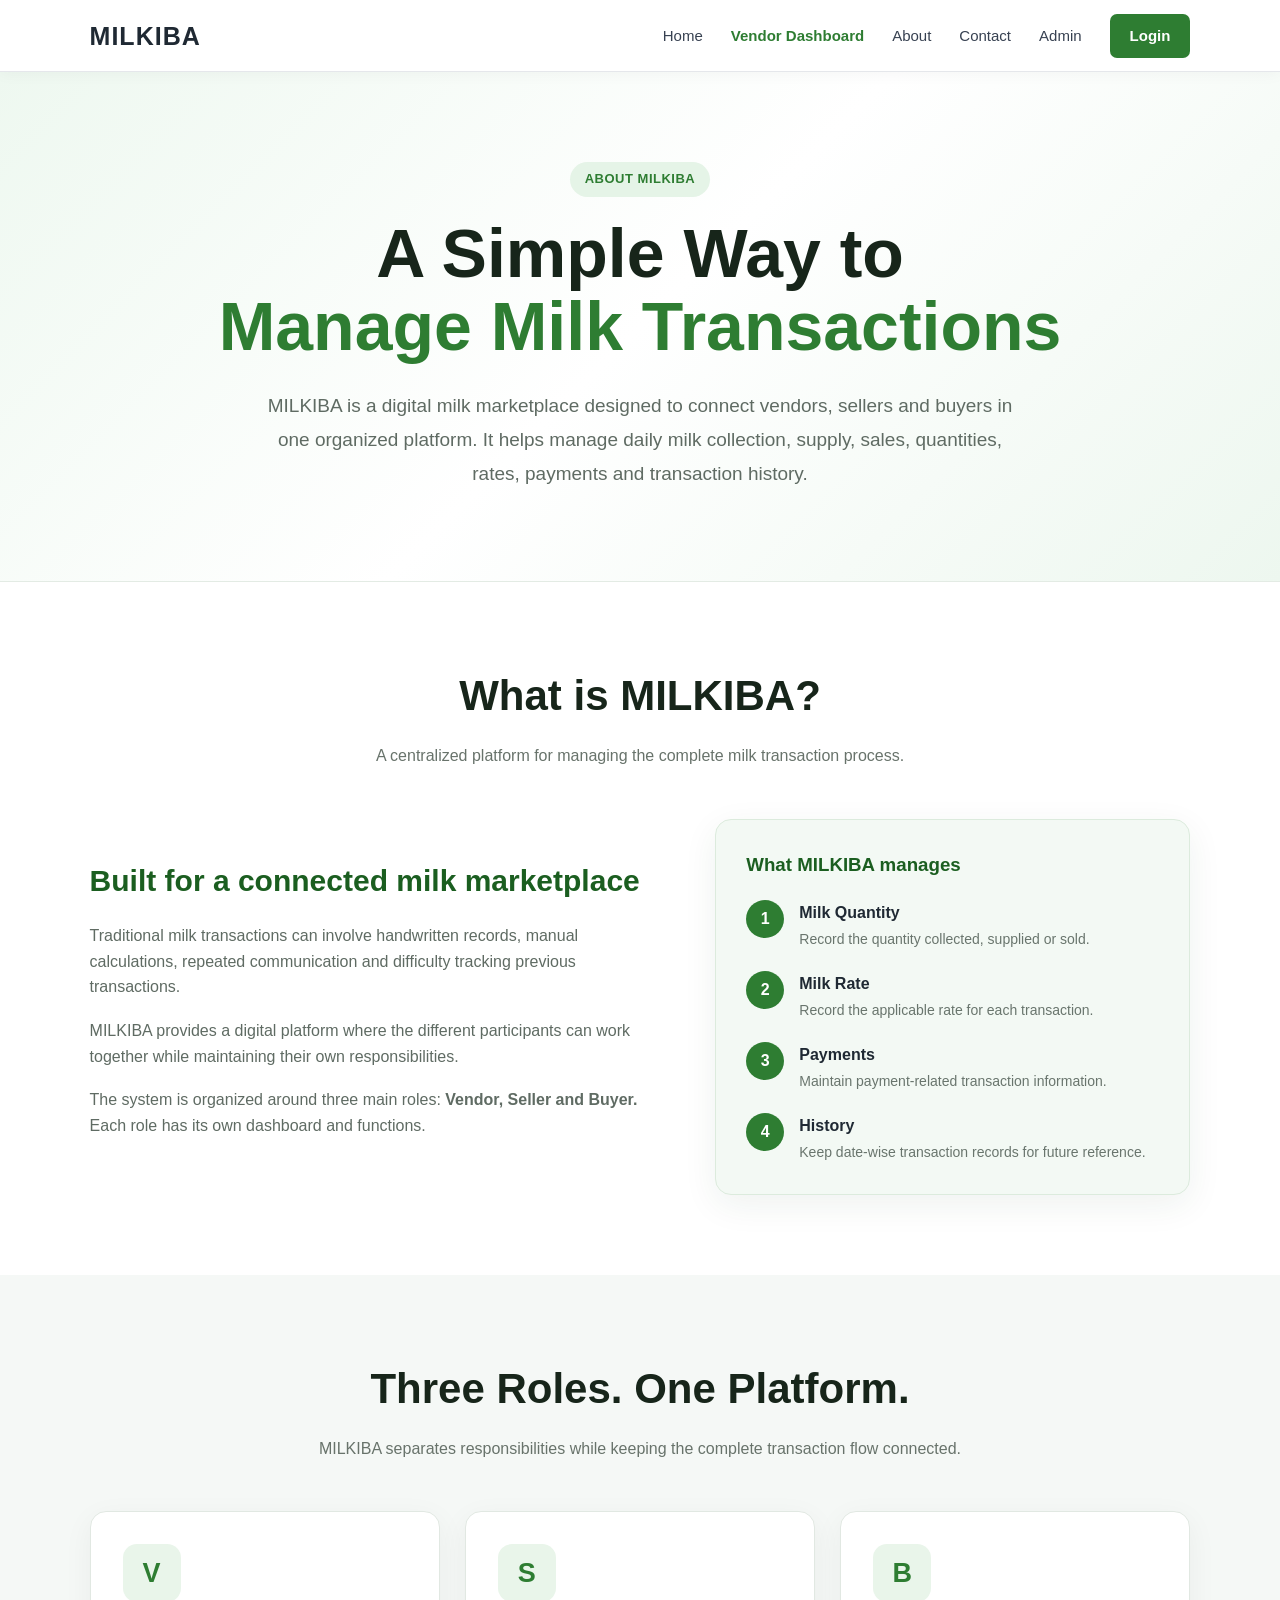
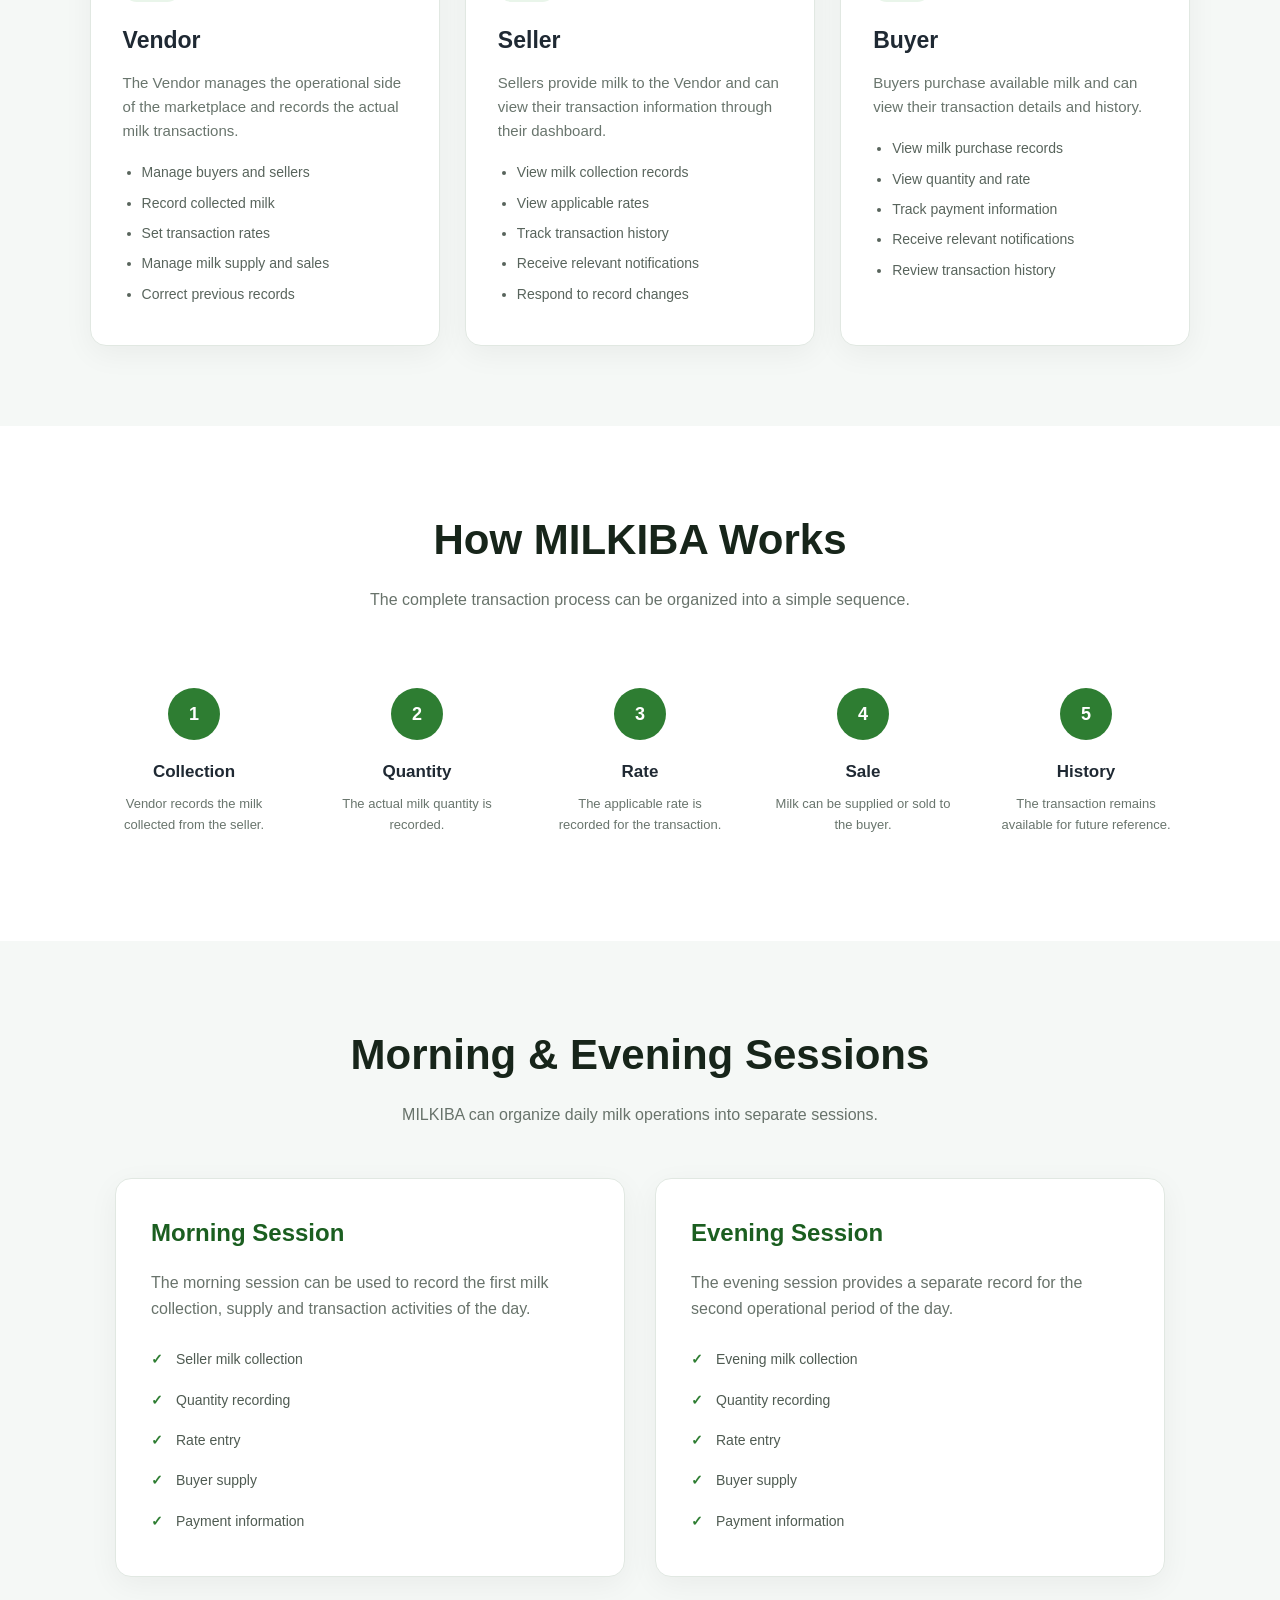
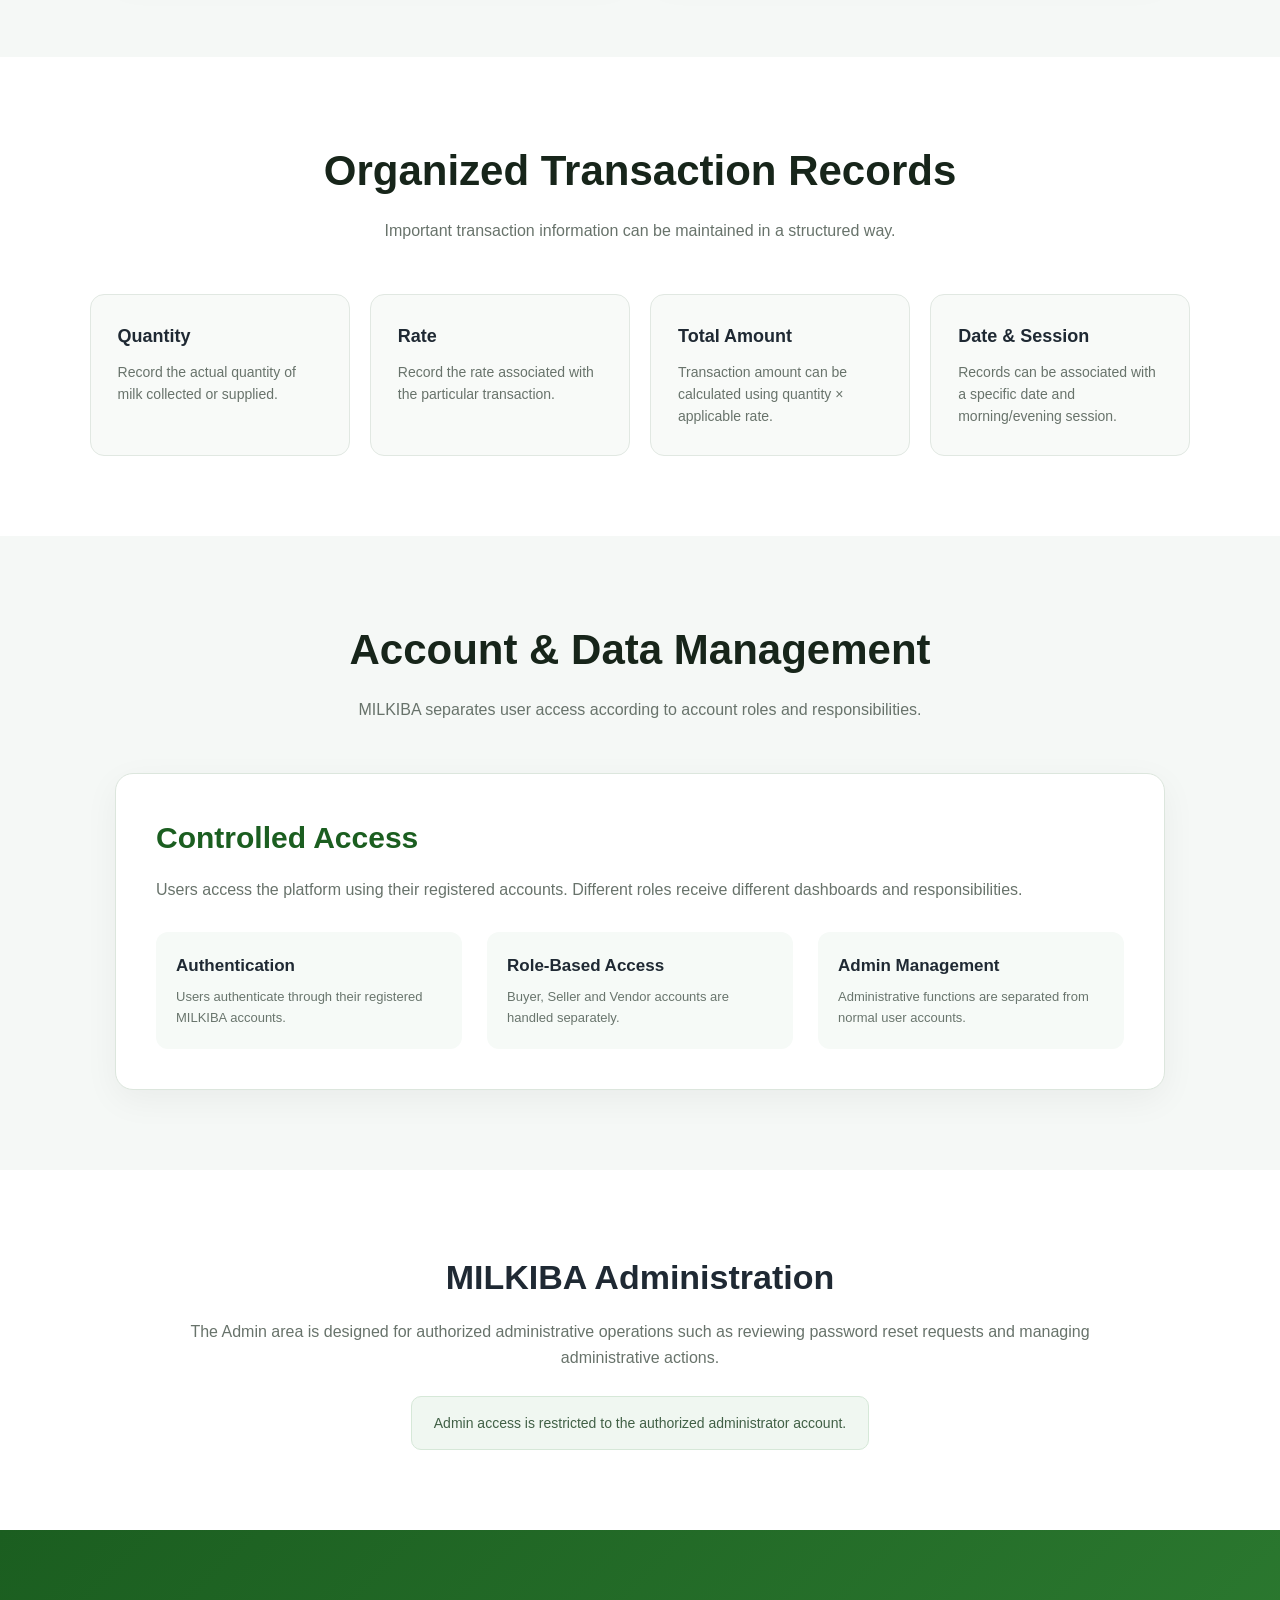
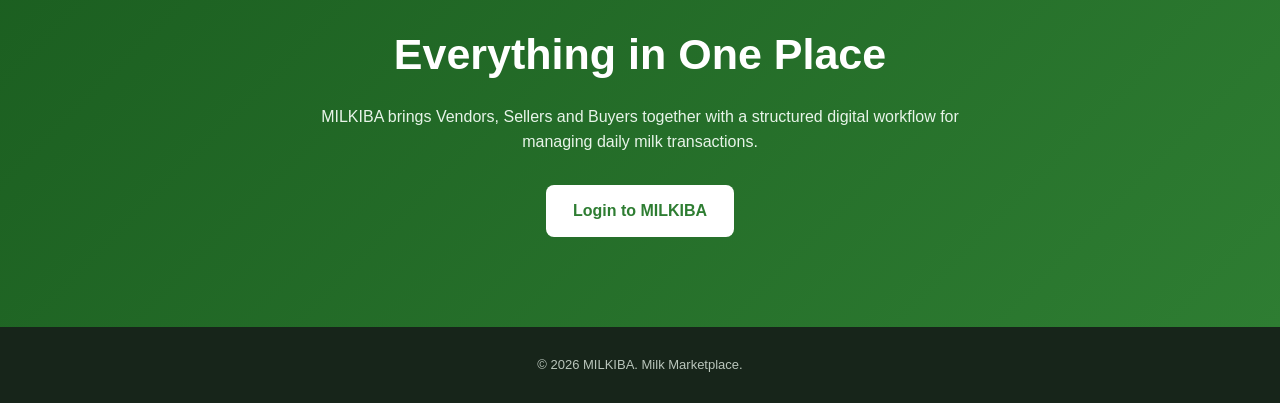
<file: public/about.html>
<!DOCTYPE html>
<html lang="en">

<head>

    <meta charset="UTF-8">

    <meta
        name="viewport"
        content="width=device-width, initial-scale=1.0"
    >

    <title>About MILKIBA</title>


    <style>

        /* =========================================
           RESET
        ========================================= */

        * {
            margin: 0;
            padding: 0;
            box-sizing: border-box;
        }


        html {
            scroll-behavior: smooth;
        }


        body {
            font-family:
                Arial,
                Helvetica,
                sans-serif;

            background:
                #f5f8f6;

            color:
                #1f2933;

            line-height:
                1.6;
        }


        /* =========================================
           NAVBAR
        ========================================= */

        .navbar {

            position: sticky;
            top: 0;
            z-index: 1000;

            width: 100%;

            height: 72px;

            display: flex;

            align-items: center;

            justify-content: space-between;

            padding:
                0 7%;

            background:
                rgba(255, 255, 255, 0.96);

            border-bottom:
                1px solid #e5e7eb;

            box-shadow:
                0 2px 15px rgba(0, 0, 0, 0.04);
        }


        .logo {

            font-size:
                25px;

            font-weight:
                800;

            letter-spacing:
                1px;

            color:
                #1b5e20;
        }


        .nav-links {

            display:
                flex;

            align-items:
                center;

            gap:
                28px;
        }


        .nav-links a {

            text-decoration:
                none;

            color:
                #374151;

            font-size:
                15px;

            font-weight:
                500;

            transition:
                0.2s;
        }


        .nav-links a:hover {

            color:
                #2e7d32;
        }


        .nav-login {

            padding:
                10px 20px;

            border-radius:
                7px;

            background:
                #2e7d32;

            color:
                white !important;

            font-weight:
                600 !important;
        }


        .nav-login:hover {

            background:
                #256628;

            color:
                white !important;
        }


        /* =========================================
           HERO
        ========================================= */

        .hero {

            min-height:
                510px;

            display:
                flex;

            align-items:
                center;

            justify-content:
                center;

            text-align:
                center;

            padding:
                80px 20px;

            background:
                linear-gradient(
                    135deg,
                    #eef8f0 0%,
                    #ffffff 50%,
                    #edf7ef 100%
                );

            border-bottom:
                1px solid #e3ebe4;
        }


        .hero-content {

            max-width:
                900px;
        }


        .hero-label {

            display:
                inline-block;

            padding:
                7px 15px;

            margin-bottom:
                20px;

            border-radius:
                30px;

            background:
                #e5f4e7;

            color:
                #2e7d32;

            font-size:
                13px;

            font-weight:
                700;

            letter-spacing:
                0.5px;
        }


        .hero h1 {

            font-size:
                clamp(40px, 6vw, 68px);

            line-height:
                1.08;

            margin-bottom:
                25px;

            color:
                #17251a;
        }


        .hero h1 span {

            display:
                block;

            color:
                #2e7d32;
        }


        .hero p {

            max-width:
                750px;

            margin:
                0 auto;

            font-size:
                19px;

            color:
                #5f6b63;

            line-height:
                1.8;
        }


        /* =========================================
           GENERAL SECTION
        ========================================= */

        section {

            padding:
                80px 7%;
        }


        .section-heading {

            max-width:
                760px;

            margin:
                0 auto 50px;

            text-align:
                center;
        }


        .section-heading h2 {

            font-size:
                clamp(30px, 4vw, 42px);

            margin-bottom:
                14px;

            color:
                #17251a;
        }


        .section-heading p {

            color:
                #68736b;

            font-size:
                16px;
        }


        /* =========================================
           WHAT IS MILKIBA
        ========================================= */

        .about-section {

            background:
                white;
        }


        .about-grid {

            max-width:
                1150px;

            margin:
                auto;

            display:
                grid;

            grid-template-columns:
                1.1fr 0.9fr;

            gap:
                45px;

            align-items:
                center;
        }


        .about-text h3 {

            font-size:
                30px;

            margin-bottom:
                18px;

            color:
                #1b5e20;
        }


        .about-text p {

            color:
                #5f6b63;

            margin-bottom:
                18px;

            font-size:
                16px;
        }


        .about-highlight {

            padding:
                30px;

            border-radius:
                16px;

            background:
                #f3f9f4;

            border:
                1px solid #dcebdd;

            box-shadow:
                0 10px 35px rgba(34, 75, 40, 0.07);
        }


        .about-highlight h3 {

            margin-bottom:
                20px;

            color:
                #1b5e20;
        }


        .highlight-item {

            display:
                flex;

            gap:
                15px;

            margin-bottom:
                20px;
        }


        .highlight-item:last-child {

            margin-bottom:
                0;
        }


        .highlight-number {

            min-width:
                38px;

            height:
                38px;

            display:
                flex;

            align-items:
                center;

            justify-content:
                center;

            border-radius:
                50%;

            background:
                #2e7d32;

            color:
                white;

            font-weight:
                700;
        }


        .highlight-item strong {

            display:
                block;

            margin-bottom:
                3px;
        }


        .highlight-item p {

            margin:
                0;

            font-size:
                14px;

            color:
                #69756d;
        }


        /* =========================================
           THREE ROLES
        ========================================= */

        .roles-section {

            background:
                #f5f8f6;
        }


        .roles {

            max-width:
                1150px;

            margin:
                auto;

            display:
                grid;

            grid-template-columns:
                repeat(3, 1fr);

            gap:
                25px;
        }


        .role-card {

            padding:
                32px;

            background:
                white;

            border:
                1px solid #e1e8e2;

            border-radius:
                16px;

            box-shadow:
                0 8px 30px rgba(0, 0, 0, 0.05);

            transition:
                transform 0.2s,
                box-shadow 0.2s;
        }


        .role-card:hover {

            transform:
                translateY(-5px);

            box-shadow:
                0 14px 35px rgba(0, 0, 0, 0.09);
        }


        .role-icon {

            width:
                58px;

            height:
                58px;

            display:
                flex;

            align-items:
                center;

            justify-content:
                center;

            border-radius:
                14px;

            background:
                #e9f5ea;

            color:
                #2e7d32;

            font-size:
                27px;

            font-weight:
                700;

            margin-bottom:
                20px;
        }


        .role-card h3 {

            font-size:
                23px;

            margin-bottom:
                12px;

            color:
                #1f2933;
        }


        .role-card p {

            color:
                #69756d;

            font-size:
                15px;
        }


        .role-card ul {

            margin-top:
                18px;

            padding-left:
                19px;

            color:
                #58645c;

            font-size:
                14px;
        }


        .role-card li {

            margin-bottom:
                8px;
        }


        /* =========================================
           HOW IT WORKS
        ========================================= */

        .process-section {

            background:
                white;
        }


        .process {

            max-width:
                1100px;

            margin:
                auto;

            display:
                grid;

            grid-template-columns:
                repeat(5, 1fr);

            gap:
                15px;

            position:
                relative;
        }


        .process-step {

            position:
                relative;

            text-align:
                center;

            padding:
                25px 15px;
        }


        .process-number {

            width:
                52px;

            height:
                52px;

            margin:
                0 auto 18px;

            display:
                flex;

            align-items:
                center;

            justify-content:
                center;

            border-radius:
                50%;

            background:
                #2e7d32;

            color:
                white;

            font-size:
                18px;

            font-weight:
                700;
        }


        .process-step h3 {

            font-size:
                17px;

            margin-bottom:
                9px;
        }


        .process-step p {

            font-size:
                13px;

            color:
                #69756d;
        }


        /* =========================================
           DAILY SESSION
        ========================================= */

        .session-section {

            background:
                #f5f8f6;
        }


        .session-grid {

            max-width:
                1050px;

            margin:
                auto;

            display:
                grid;

            grid-template-columns:
                1fr 1fr;

            gap:
                30px;
        }


        .session-card {

            padding:
                35px;

            border-radius:
                16px;

            background:
                white;

            border:
                1px solid #e1e8e2;

            box-shadow:
                0 8px 30px rgba(0, 0, 0, 0.05);
        }


        .session-card h3 {

            font-size:
                24px;

            margin-bottom:
                18px;

            color:
                #1b5e20;
        }


        .session-card p {

            color:
                #68736b;

            margin-bottom:
                18px;
        }


        .session-list {

            list-style:
                none;
        }


        .session-list li {

            position:
                relative;

            padding:
                9px 0 9px 25px;

            color:
                #4f5b52;

            font-size:
                14px;
        }


        .session-list li::before {

            content:
                "✓";

            position:
                absolute;

            left:
                0;

            color:
                #2e7d32;

            font-weight:
                bold;
        }


        /* =========================================
           RECORDS AND PAYMENTS
        ========================================= */

        .records-section {

            background:
                white;
        }


        .records-grid {

            max-width:
                1150px;

            margin:
                auto;

            display:
                grid;

            grid-template-columns:
                repeat(4, 1fr);

            gap:
                20px;
        }


        .record-card {

            padding:
                27px;

            border-radius:
                14px;

            background:
                #f8faf8;

            border:
                1px solid #e1e8e2;
        }


        .record-card h3 {

            font-size:
                18px;

            margin-bottom:
                10px;
        }


        .record-card p {

            color:
                #68736b;

            font-size:
                14px;
        }


        /* =========================================
           SECURITY
        ========================================= */

        .security-section {

            background:
                #f5f8f6;
        }


        .security-box {

            max-width:
                1050px;

            margin:
                auto;

            padding:
                40px;

            border-radius:
                18px;

            background:
                #ffffff;

            border:
                1px solid #dce6dd;

            box-shadow:
                0 10px 35px rgba(0, 0, 0, 0.05);
        }


        .security-box h2 {

            font-size:
                30px;

            margin-bottom:
                15px;

            color:
                #1b5e20;
        }


        .security-box > p {

            color:
                #68736b;

            margin-bottom:
                30px;
        }


        .security-grid {

            display:
                grid;

            grid-template-columns:
                repeat(3, 1fr);

            gap:
                25px;
        }


        .security-item {

            padding:
                20px;

            border-radius:
                12px;

            background:
                #f6faf7;
        }


        .security-item h3 {

            font-size:
                17px;

            margin-bottom:
                8px;
        }


        .security-item p {

            font-size:
                13px;

            color:
                #69756d;
        }


        /* =========================================
           ADMIN SECTION
        ========================================= */

        .admin-section {

            background:
                white;
        }


        .admin-content {

            max-width:
                900px;

            margin:
                auto;

            text-align:
                center;
        }


        .admin-content h2 {

            font-size:
                34px;

            margin-bottom:
                15px;
        }


        .admin-content p {

            color:
                #68736b;

            margin-bottom:
                25px;
        }


        .admin-note {

            display:
                inline-block;

            padding:
                15px 22px;

            border-radius:
                10px;

            background:
                #f0f7f1;

            border:
                1px solid #d6e8d8;

            color:
                #416046;

            font-size:
                14px;
        }


        /* =========================================
           CTA
        ========================================= */

        .cta-section {

            padding:
                90px 20px;

            text-align:
                center;

            background:
                linear-gradient(
                    135deg,
                    #1b5e20,
                    #2e7d32
                );

            color:
                white;
        }


        .cta-section h2 {

            font-size:
                clamp(30px, 4vw, 43px);

            margin-bottom:
                15px;
        }


        .cta-section p {

            max-width:
                650px;

            margin:
                0 auto 30px;

            color:
                #e8f4e9;
        }


        .cta-button {

            display:
                inline-block;

            padding:
                13px 27px;

            border-radius:
                8px;

            background:
                white;

            color:
                #2e7d32;

            text-decoration:
                none;

            font-weight:
                700;
        }


        .cta-button:hover {

            background:
                #f0f0f0;
        }


        /* =========================================
           FOOTER
        ========================================= */

        footer {

            padding:
                28px 20px;

            text-align:
                center;

            background:
                #17251a;

            color:
                #b9c5bb;

            font-size:
                13px;
        }


        /* =========================================
           RESPONSIVE
        ========================================= */

        @media (max-width: 950px) {

            .about-grid {
                grid-template-columns: 1fr;
            }


            .roles {
                grid-template-columns:
                    1fr;
            }


            .process {
                grid-template-columns:
                    repeat(2, 1fr);
            }


            .records-grid {
                grid-template-columns:
                    repeat(2, 1fr);
            }


            .security-grid {
                grid-template-columns:
                    1fr;
            }

        }


        @media (max-width: 650px) {

            .navbar {
                height:
                    65px;

                padding:
                    0 20px;
            }


            .logo {
                font-size:
                    21px;
            }


            .nav-links {
                gap:
                    10px;
            }


            .nav-links a:not(.nav-login) {
                display:
                    none;
            }


            section {
                padding:
                    60px 20px;
            }


            .hero {
                min-height:
                    470px;

                padding:
                    60px 20px;
            }


            .hero p {
                font-size:
                    16px;
            }


            .session-grid {
                grid-template-columns:
                    1fr;
            }


            .records-grid {
                grid-template-columns:
                    1fr;
            }


            .process {
                grid-template-columns:
                    1fr;
            }


            .security-box {
                padding:
                    25px;
            }


            .cta-section {
                padding:
                    70px 20px;
            }

        }

    </style>

</head>


<body>


    <!-- =========================================
         NAVIGATION
    ========================================== -->

    <header class="navbar">

        <a href="./index.html" class="logo" style="text-decoration: none; color: inherit;">MILKIBA</a>


        <nav class="nav-links">

            <a href="./index.html">Home</a>
            <a href="./vendor.html" style="color: #2e7d32; font-weight: bold;">Vendor Dashboard</a>

            <a href="./about.html">
                About
            </a>

            <a href="./contact.html">
                Contact
            </a>

            <a href="./admin.html">
                Admin
            </a>

            <a
                href="./login.html"
                class="nav-login"
            >
                Login
            </a>

        </nav>

    </header>



    <!-- =========================================
         HERO
    ========================================== -->

    <section class="hero">

        <div class="hero-content">

            <span class="hero-label">
                ABOUT MILKIBA
            </span>

            <h1>
                A Simple Way to
                <span>Manage Milk Transactions</span>
            </h1>

            <p>
                MILKIBA is a digital milk marketplace designed
                to connect vendors, sellers and buyers in one
                organized platform. It helps manage daily milk
                collection, supply, sales, quantities, rates,
                payments and transaction history.
            </p>

        </div>

    </section>



    <!-- =========================================
         WHAT IS MILKIBA
    ========================================== -->

    <section class="about-section">

        <div class="section-heading">

            <h2>
                What is MILKIBA?
            </h2>

            <p>
                A centralized platform for managing
                the complete milk transaction process.
            </p>

        </div>


        <div class="about-grid">


            <div class="about-text">

                <h3>
                    Built for a connected milk marketplace
                </h3>

                <p>
                    Traditional milk transactions can involve
                    handwritten records, manual calculations,
                    repeated communication and difficulty
                    tracking previous transactions.
                </p>

                <p>
                    MILKIBA provides a digital platform where
                    the different participants can work together
                    while maintaining their own responsibilities.
                </p>

                <p>
                    The system is organized around three main
                    roles: <strong>Vendor, Seller and Buyer.</strong>
                    Each role has its own dashboard and functions.
                </p>

            </div>


            <div class="about-highlight">

                <h3>
                    What MILKIBA manages
                </h3>


                <div class="highlight-item">

                    <div class="highlight-number">
                        1
                    </div>

                    <div>

                        <strong>
                            Milk Quantity
                        </strong>

                        <p>
                            Record the quantity collected,
                            supplied or sold.
                        </p>

                    </div>

                </div>


                <div class="highlight-item">

                    <div class="highlight-number">
                        2
                    </div>

                    <div>

                        <strong>
                            Milk Rate
                        </strong>

                        <p>
                            Record the applicable rate
                            for each transaction.
                        </p>

                    </div>

                </div>


                <div class="highlight-item">

                    <div class="highlight-number">
                        3
                    </div>

                    <div>

                        <strong>
                            Payments
                        </strong>

                        <p>
                            Maintain payment-related
                            transaction information.
                        </p>

                    </div>

                </div>


                <div class="highlight-item">

                    <div class="highlight-number">
                        4
                    </div>

                    <div>

                        <strong>
                            History
                        </strong>

                        <p>
                            Keep date-wise transaction
                            records for future reference.
                        </p>

                    </div>

                </div>

            </div>

        </div>

    </section>



    <!-- =========================================
         THREE ROLES
    ========================================== -->

    <section class="roles-section">

        <div class="section-heading">

            <h2>
                Three Roles. One Platform.
            </h2>

            <p>
                MILKIBA separates responsibilities while
                keeping the complete transaction flow connected.
            </p>

        </div>


        <div class="roles">


            <div class="role-card">

                <div class="role-icon">
                    V
                </div>

                <h3>
                    Vendor
                </h3>

                <p>
                    The Vendor manages the operational
                    side of the marketplace and records
                    the actual milk transactions.
                </p>

                <ul>

                    <li>
                        Manage buyers and sellers
                    </li>

                    <li>
                        Record collected milk
                    </li>

                    <li>
                        Set transaction rates
                    </li>

                    <li>
                        Manage milk supply and sales
                    </li>

                    <li>
                        Correct previous records
                    </li>

                </ul>

            </div>



            <div class="role-card">

                <div class="role-icon">
                    S
                </div>

                <h3>
                    Seller
                </h3>

                <p>
                    Sellers provide milk to the Vendor
                    and can view their transaction
                    information through their dashboard.
                </p>

                <ul>

                    <li>
                        View milk collection records
                    </li>

                    <li>
                        View applicable rates
                    </li>

                    <li>
                        Track transaction history
                    </li>

                    <li>
                        Receive relevant notifications
                    </li>

                    <li>
                        Respond to record changes
                    </li>

                </ul>

            </div>



            <div class="role-card">

                <div class="role-icon">
                    B
                </div>

                <h3>
                    Buyer
                </h3>

                <p>
                    Buyers purchase available milk and
                    can view their transaction details
                    and history.
                </p>

                <ul>

                    <li>
                        View milk purchase records
                    </li>

                    <li>
                        View quantity and rate
                    </li>

                    <li>
                        Track payment information
                    </li>

                    <li>
                        Receive relevant notifications
                    </li>

                    <li>
                        Review transaction history
                    </li>

                </ul>

            </div>

        </div>

    </section>



    <!-- =========================================
         HOW IT WORKS
    ========================================== -->

    <section class="process-section">

        <div class="section-heading">

            <h2>
                How MILKIBA Works
            </h2>

            <p>
                The complete transaction process can be
                organized into a simple sequence.
            </p>

        </div>


        <div class="process">


            <div class="process-step">

                <div class="process-number">
                    1
                </div>

                <h3>
                    Collection
                </h3>

                <p>
                    Vendor records the milk
                    collected from the seller.
                </p>

            </div>


            <div class="process-step">

                <div class="process-number">
                    2
                </div>

                <h3>
                    Quantity
                </h3>

                <p>
                    The actual milk quantity
                    is recorded.
                </p>

            </div>


            <div class="process-step">

                <div class="process-number">
                    3
                </div>

                <h3>
                    Rate
                </h3>

                <p>
                    The applicable rate is
                    recorded for the transaction.
                </p>

            </div>


            <div class="process-step">

                <div class="process-number">
                    4
                </div>

                <h3>
                    Sale
                </h3>

                <p>
                    Milk can be supplied or
                    sold to the buyer.
                </p>

            </div>


            <div class="process-step">

                <div class="process-number">
                    5
                </div>

                <h3>
                    History
                </h3>

                <p>
                    The transaction remains
                    available for future reference.
                </p>

            </div>

        </div>

    </section>



    <!-- =========================================
         MORNING / EVENING
    ========================================== -->

    <section class="session-section">

        <div class="section-heading">

            <h2>
                Morning & Evening Sessions
            </h2>

            <p>
                MILKIBA can organize daily milk operations
                into separate sessions.
            </p>

        </div>


        <div class="session-grid">


            <div class="session-card">

                <h3>
                    Morning Session
                </h3>

                <p>
                    The morning session can be used to
                    record the first milk collection,
                    supply and transaction activities of
                    the day.
                </p>

                <ul class="session-list">

                    <li>
                        Seller milk collection
                    </li>

                    <li>
                        Quantity recording
                    </li>

                    <li>
                        Rate entry
                    </li>

                    <li>
                        Buyer supply
                    </li>

                    <li>
                        Payment information
                    </li>

                </ul>

            </div>



            <div class="session-card">

                <h3>
                    Evening Session
                </h3>

                <p>
                    The evening session provides a separate
                    record for the second operational period
                    of the day.
                </p>

                <ul class="session-list">

                    <li>
                        Evening milk collection
                    </li>

                    <li>
                        Quantity recording
                    </li>

                    <li>
                        Rate entry
                    </li>

                    <li>
                        Buyer supply
                    </li>

                    <li>
                        Payment information
                    </li>

                </ul>

            </div>

        </div>

    </section>



    <!-- =========================================
         RECORDS
    ========================================== -->

    <section class="records-section">

        <div class="section-heading">

            <h2>
                Organized Transaction Records
            </h2>

            <p>
                Important transaction information can be
                maintained in a structured way.
            </p>

        </div>


        <div class="records-grid">


            <div class="record-card">

                <h3>
                    Quantity
                </h3>

                <p>
                    Record the actual quantity of milk
                    collected or supplied.
                </p>

            </div>


            <div class="record-card">

                <h3>
                    Rate
                </h3>

                <p>
                    Record the rate associated with
                    the particular transaction.
                </p>

            </div>


            <div class="record-card">

                <h3>
                    Total Amount
                </h3>

                <p>
                    Transaction amount can be calculated
                    using quantity × applicable rate.
                </p>

            </div>


            <div class="record-card">

                <h3>
                    Date & Session
                </h3>

                <p>
                    Records can be associated with a
                    specific date and morning/evening session.
                </p>

            </div>

        </div>

    </section>



    <!-- =========================================
         SECURITY
    ========================================== -->

    <section class="security-section">

        <div class="section-heading">

            <h2>
                Account & Data Management
            </h2>

            <p>
                MILKIBA separates user access according
                to account roles and responsibilities.
            </p>

        </div>


        <div class="security-box">

            <h2>
                Controlled Access
            </h2>

            <p>
                Users access the platform using their
                registered accounts. Different roles
                receive different dashboards and
                responsibilities.
            </p>


            <div class="security-grid">


                <div class="security-item">

                    <h3>
                        Authentication
                    </h3>

                    <p>
                        Users authenticate through their
                        registered MILKIBA accounts.
                    </p>

                </div>


                <div class="security-item">

                    <h3>
                        Role-Based Access
                    </h3>

                    <p>
                        Buyer, Seller and Vendor accounts
                        are handled separately.
                    </p>

                </div>


                <div class="security-item">

                    <h3>
                        Admin Management
                    </h3>

                    <p>
                        Administrative functions are
                        separated from normal user accounts.
                    </p>

                </div>

            </div>

        </div>

    </section>



    <!-- =========================================
         ADMIN
    ========================================== -->

    <section class="admin-section">

        <div class="admin-content">

            <h2>
                MILKIBA Administration
            </h2>

            <p>
                The Admin area is designed for authorized
                administrative operations such as reviewing
                password reset requests and managing
                administrative actions.
            </p>

            <div class="admin-note">

                Admin access is restricted to the
                authorized administrator account.

            </div>

        </div>

    </section>



    <!-- =========================================
         CALL TO ACTION
    ========================================== -->

    <section class="cta-section">

        <h2>
            Everything in One Place
        </h2>

        <p>
            MILKIBA brings Vendors, Sellers and Buyers
            together with a structured digital workflow
            for managing daily milk transactions.
        </p>


        <a
            href="./login.html"
            class="cta-button"
        >
            Login to MILKIBA
        </a>

    </section>



    <!-- =========================================
         FOOTER
    ========================================== -->

    <footer>

        <p>
            © 2026 MILKIBA. Milk Marketplace.
        </p>

    </footer>


</body>

</html>
</file>
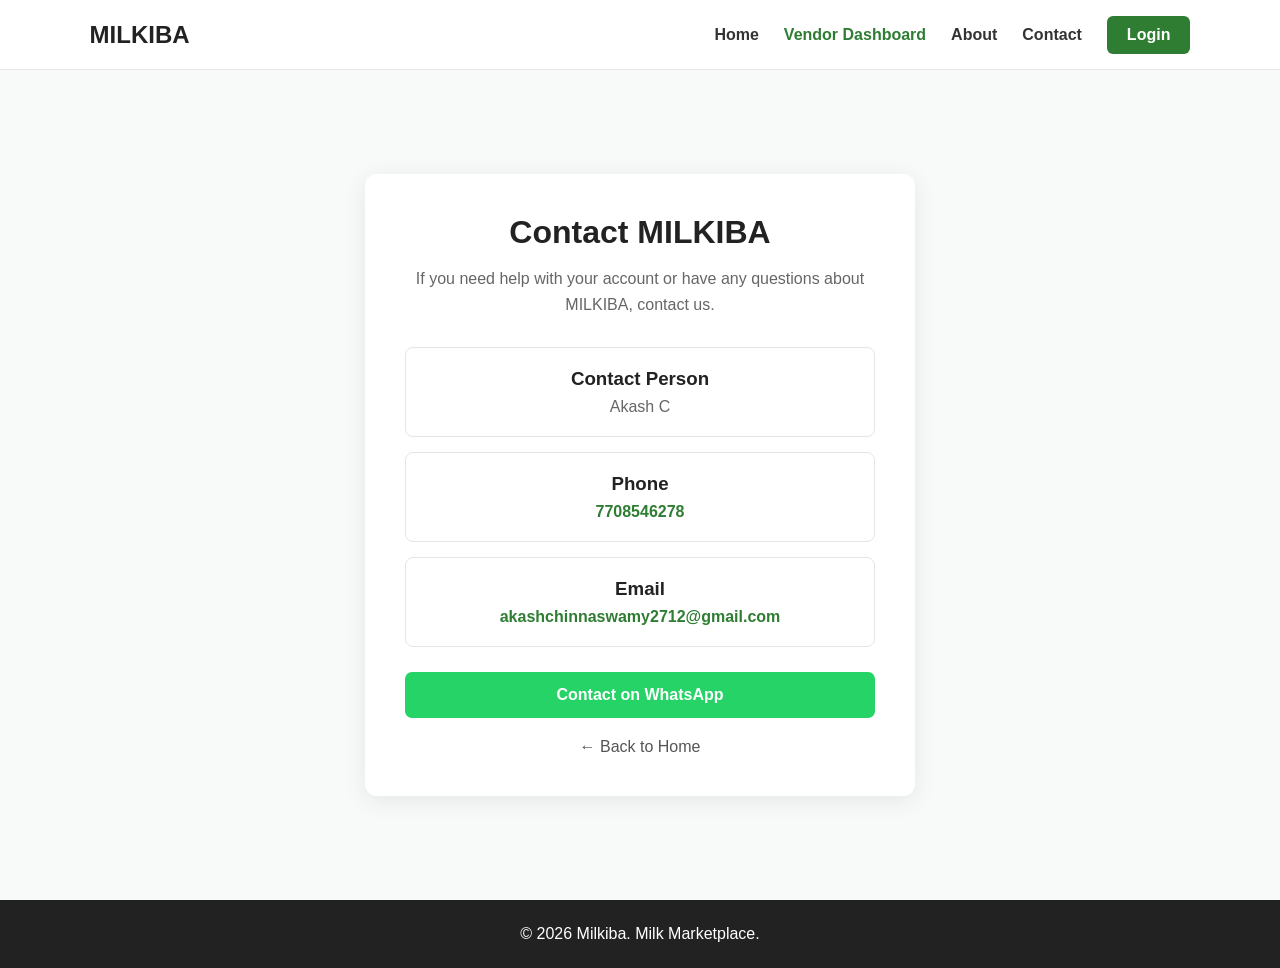
<file: public/contact.html>
<!DOCTYPE html>
<html lang="en">

<head>

    <meta charset="UTF-8">
    <meta name="viewport" content="width=device-width, initial-scale=1.0">

    <title>Contact - Milkiba</title>

    <style>

        * {
            margin: 0;
            padding: 0;
            box-sizing: border-box;
        }

        body {
            font-family: Arial, sans-serif;
            background: #f7faf8;
            color: #222;
        }

        header {
            height: 70px;
            padding: 0 7%;
            display: flex;
            align-items: center;
            justify-content: space-between;
            background: white;
            border-bottom: 1px solid #e5e5e5;
        }

        .logo {
            font-size: 24px;
            font-weight: bold;
            color: #2e7d32;
        }

        nav {
            display: flex;
            gap: 25px;
            align-items: center;
        }

        nav a {
            text-decoration: none;
            color: #333;
            font-weight: 600;
        }

        nav a:hover {
            color: #2e7d32;
        }

        .login-btn {
            padding: 10px 20px;
            border-radius: 6px;
            background: #2e7d32;
            color: white !important;
        }

        .login-btn:hover {
            background: #256628;
        }

        .container {
            min-height: calc(100vh - 70px);
            display: flex;
            align-items: center;
            justify-content: center;
            padding: 40px 20px;
        }

        .card {
            width: 100%;
            max-width: 550px;
            background: white;
            padding: 40px;
            border-radius: 12px;
            box-shadow: 0 5px 25px rgba(0, 0, 0, 0.08);
            text-align: center;
        }

        h1 {
            margin-bottom: 15px;
            color: #222;
        }

        .subtitle {
            color: #666;
            margin-bottom: 30px;
            line-height: 1.6;
        }

        .contact-item {
            padding: 20px;
            border: 1px solid #e5e5e5;
            border-radius: 8px;
            margin-bottom: 15px;
        }

        .contact-item h3 {
            margin-bottom: 8px;
        }

        .contact-item p {
            color: #666;
        }

        .contact-item a {
            color: #2e7d32;
            text-decoration: none;
            font-weight: bold;
        }

        .contact-item a:hover {
            text-decoration: underline;
        }

        .whatsapp {
            display: block;
            margin-top: 25px;
            padding: 14px;
            background: #25d366;
            color: white;
            border-radius: 7px;
            text-decoration: none;
            font-weight: bold;
        }

        .whatsapp:hover {
            background: #20bd5a;
        }

        .back {
            display: block;
            margin-top: 20px;
            color: #555;
            text-decoration: none;
        }

        .back:hover {
            color: #2e7d32;
        }

        footer {
            padding: 25px;
            text-align: center;
            background: #222;
            color: white;
        }

        @media (max-width: 700px) {

            header {
                padding: 0 20px;
            }

            nav {
                gap: 10px;
            }

            nav a:not(.login-btn) {
                display: none;
            }

            .card {
                padding: 25px 20px;
            }

            h1 {
                font-size: 28px;
            }

            .subtitle {
                font-size: 14px;
            }

            .contact-item {
                padding: 18px 15px;
            }

            .contact-item a {
                word-break: break-word;
            }

        }

    </style>

</head>

<body>

<header>

    <a href="./index.html" class="logo" style="text-decoration: none; color: inherit;">MILKIBA</a>

    <nav>

        <a href="./index.html">Home</a>
        <a href="./vendor.html" style="color: #2e7d32; font-weight: bold;">Vendor Dashboard</a>

        <a href="./about.html">
            About
        </a>

        <a href="./contact.html">
            Contact
        </a>

        <a href="./login.html" class="login-btn">
            Login
        </a>

    </nav>

</header>


<div class="container">

    <div class="card">

        <h1>
            Contact MILKIBA
        </h1>

        <p class="subtitle">
            If you need help with your account or have
            any questions about MILKIBA, contact us.
        </p>


        <div class="contact-item">

            <h3>
                Contact Person
            </h3>

            <p>
                Akash C
            </p>

        </div>


        <div class="contact-item">

            <h3>
                Phone
            </h3>

            <p>
                <a href="tel:7708546278">
                    7708546278
                </a>
            </p>

        </div>


        <div class="contact-item">

            <h3>
                Email
            </h3>

            <p>

                <a
                    href="mailto:akashchinnaswamy2712@gmail.com?subject=MILKIBA%20Support"
                    style="
                        color: #2e7d32;
                        text-decoration: none;
                        font-weight: bold;
                    "
                >
                    akashchinnaswamy2712@gmail.com
                </a>

            </p>

        </div>


        <a
            class="whatsapp"
            href="https://wa.me/917708546278?text=Hello%20Akash%2C%20I%20need%20help%20with%20MILKIBA."
            target="_blank"
            rel="noopener noreferrer"
        >
            Contact on WhatsApp
        </a>


        <a
            class="back"
            href="./index.html"
        >
            ← Back to Home
        </a>

    </div>

</div>


<footer>

    <p>
        © 2026 Milkiba. Milk Marketplace.
    </p>

</footer>


<script>

    console.log("MILKIBA Contact page loaded.");

</script>

</body>

</html>
</file>
